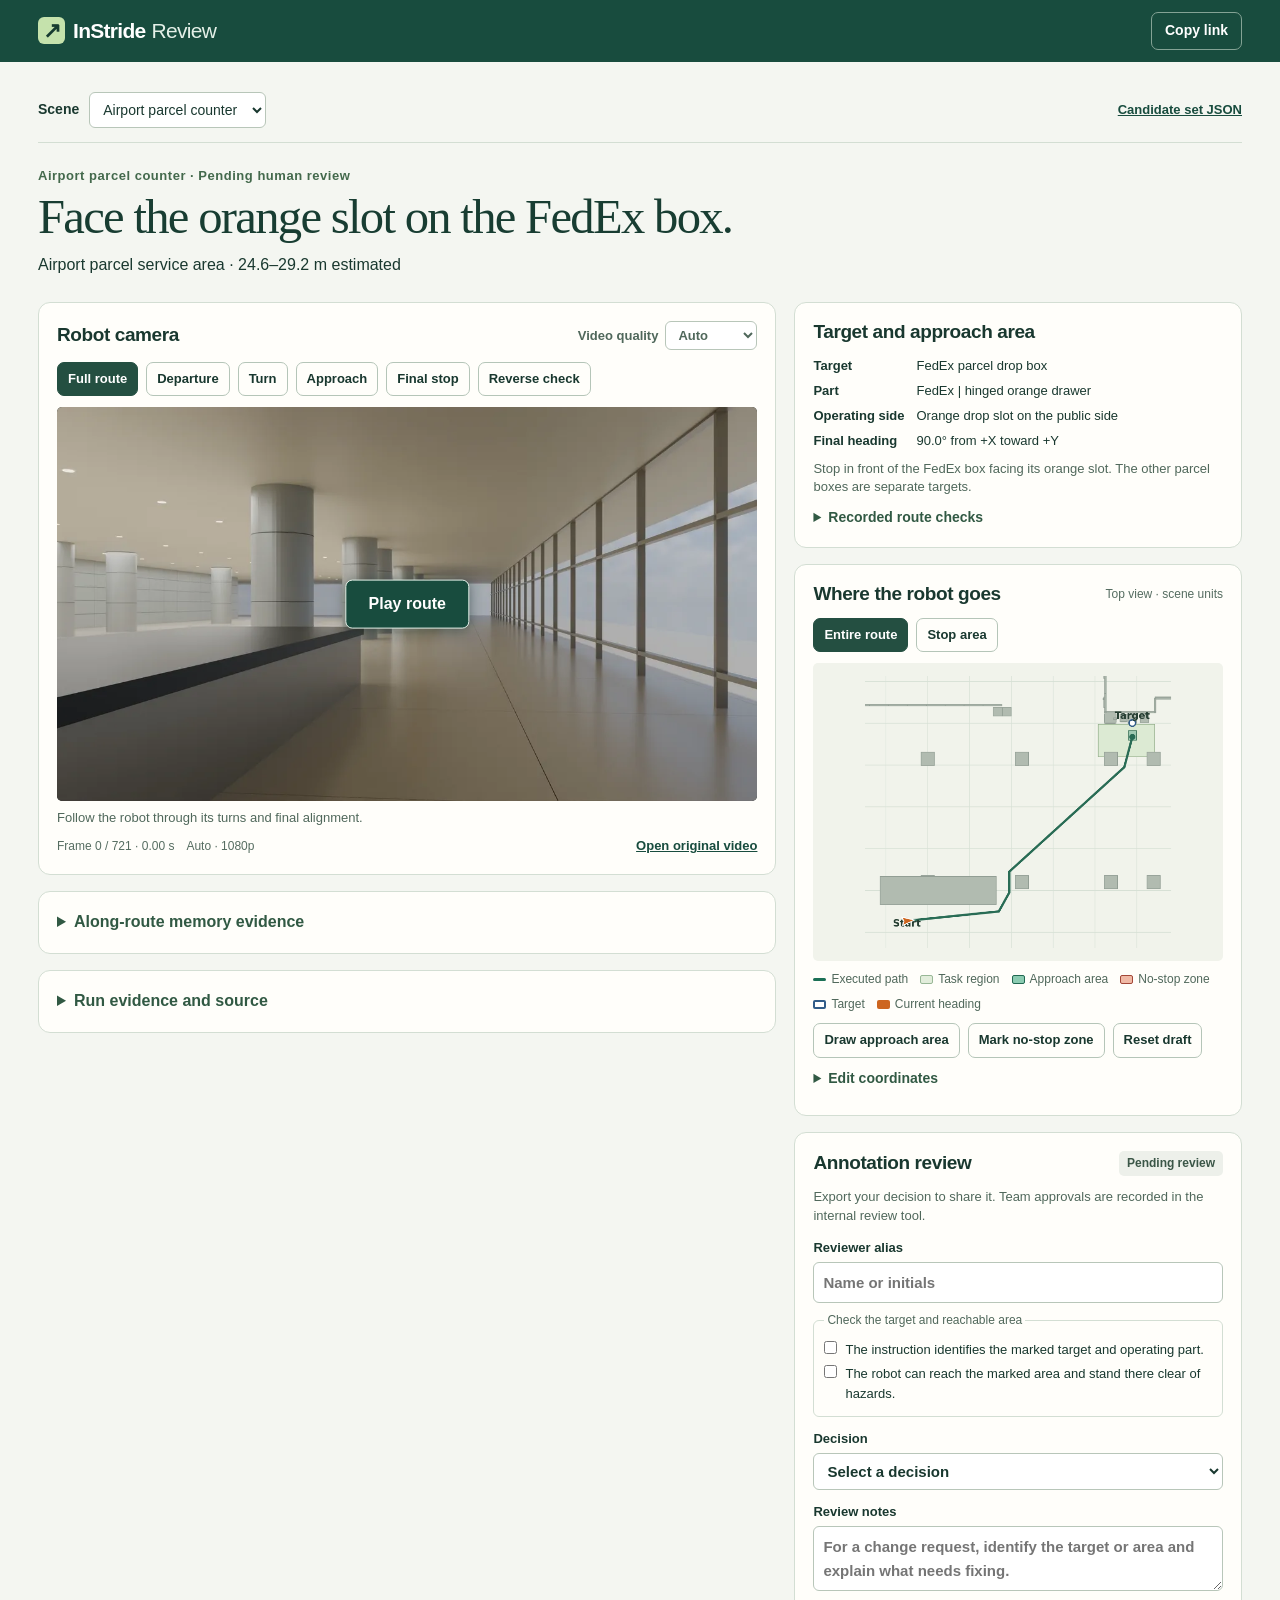
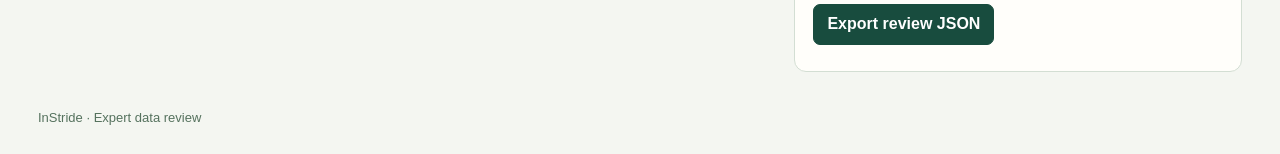
<file: index.html>
<!doctype html>
<html lang="en">
<head>
  <meta charset="utf-8">
  <meta name="viewport" content="width=device-width, initial-scale=1">
  <meta name="theme-color" content="#184c3e">
  <meta name="description" content="Review candidate navigation targets, reachable approach areas, and expert trajectory evidence.">
  <title>InStride · Expert data review</title>
  <link rel="stylesheet" href="airport.css?v=3">
  <script defer src="playback.js?v=3"></script>
  <script defer src="reviews.js?v=3"></script>
  <script defer src="airport.js?v=3"></script>
  <script defer src="share.js?v=3"></script>
</head>
<body>
  <header>
    <div class="bar">
      <a class="brand" href="./"><span class="mark" aria-hidden="true">↗</span> InStride <span>Review</span></a>
      <button id="copy" type="button">Copy link</button>
    </div>
  </header>
  <main>
    <nav class="case-nav" aria-label="Review queue">
      <div class="case-toolbar">
        <label for="case-select">Scene</label>
        <select id="case-select" disabled></select>
        <a href="evaluation-candidates.json">Candidate set JSON</a>
      </div>
    </nav>
    <div class="heading">
      <p id="case-status" class="eyebrow" aria-live="polite"></p>
      <h1>Expert data review</h1>
      <p id="case-summary"></p>
      <p id="case-error" class="footnote" role="status" hidden></p>
    </div>
    <div class="layout" id="case-content" hidden>
      <div class="primary-col">
        <section class="panel evidence">
          <div class="section-head">
            <h2>Robot camera</h2>
            <label class="quality" for="quality">Video quality
              <select id="quality">
                <option value="auto">Auto</option>
                <option value="540">540p</option>
                <option value="1080">1080p</option>
              </select>
            </label>
          </div>
          <div id="views" class="tabs" role="group" aria-label="Camera views">
            <button data-key="clip" aria-pressed="true">Full route</button>
            <button data-key="start">Departure</button>
            <button data-key="turn">Turn</button>
            <button data-key="approach">Approach</button>
            <button data-key="stop">Final stop</button>
            <button data-key="reverse">Reverse check</button>
          </div>
          <figure>
            <div class="player-shell">
              <video id="film" width="1920" height="1080" controls playsinline muted preload="none" aria-label="First-person robot route"></video>
              <img id="hero" width="1120" height="630" decoding="async" hidden alt="">
              <button class="play-route" id="start-playback" type="button">Play route</button>
            </div>
            <figcaption id="caption" aria-live="polite"></figcaption>
          </figure>
          <div class="file-row">
            <span id="clock" class="mode"></span>
            <span id="mode" class="mode"></span>
            <a id="original" target="_blank" rel="noopener">Open original video</a>
          </div>
        </section>
        <details class="panel" id="memory" hidden>
          <summary>Along-route memory evidence</summary>
          <p class="question">Which machine did the robot see earlier, outside the final view?</p>
          <div class="pair">
            <figure><a id="earlier-link" target="_blank" rel="noopener"><img id="earlier-image" width="1120" height="630" loading="lazy" decoding="async" alt="Earlier view with the turquoise lottery machine"></a><figcaption id="earlier"></figcaption></figure>
            <figure><a id="later-link" target="_blank" rel="noopener"><img id="later-image" width="1120" height="630" loading="lazy" decoding="async" alt="Final view facing the orange FedEx slot"></a><figcaption id="later"></figcaption></figure>
          </div>
          <details><summary>Show the reference answer</summary><p>The turquoise lottery machine.</p></details>
        </details>
        <details class="panel methods" id="run-evidence">
          <summary>Run evidence and source</summary>
          <p id="checks"></p>
          <p id="renderInfo"></p>
          <p id="render-source"></p>
          <dl class="source-ids">
            <dt>Scene ID</dt><dd id="scene-id"></dd>
            <dt>Route ID</dt><dd id="route-id"></dd>
            <dt>Evidence revision</dt><dd id="source-revision"></dd>
          </dl>
          <p><a id="poses-link">Executed poses and actions</a> · <a id="audit-link">Floor and visibility checks</a> · <a id="receipt-link">Render receipt</a></p>
          <p>Scenes reconstructed from DL3DV. <a href="https://huggingface.co/datasets/DL3DV/DL3DV-GS-960P" rel="noreferrer">Source collection</a> · <a href="https://github.com/DL3DV-10K/Dataset/blob/main/License.md" rel="noreferrer">Source terms</a></p>
        </details>
      </div>
      <aside class="secondary-col">
        <section class="panel stop-criteria">
          <h2>Target and approach area</h2>
          <dl>
            <dt>Target</dt><dd id="target-label"></dd>
            <dt>Part</dt><dd id="target-part"></dd>
            <dt>Operating side</dt><dd id="target-side"></dd>
            <dt>Final heading</dt><dd id="final-heading"></dd>
            <dt id="final-pitch-label" hidden>Camera pitch</dt><dd id="final-pitch" hidden></dd>
          </dl>
          <p class="footnote" id="stop-note"></p>
          <details>
            <summary>Recorded route checks</summary>
            <p class="footnote" id="draft-score"></p>
          </details>
        </section>
        <section class="panel">
          <div class="section-head"><h2>Where the robot goes</h2><span class="mode" id="map-units">Top view</span></div>
          <div class="tabs" role="group" aria-label="Map detail">
            <button id="wide" aria-pressed="true">Entire route</button>
            <button id="close" aria-pressed="false">Stop area</button>
          </div>
          <div class="route-map">
            <canvas id="map" width="880" height="640" role="img" aria-label="Top view with the route, target, current heading, and approach area"></canvas>
            <canvas id="map-marker" width="880" height="640" aria-hidden="true"></canvas>
          </div>
          <div class="legend">
            <span><i class="route"></i>Executed path</span><span><i class="zone"></i>Task region</span>
            <span><i class="area"></i>Approach area</span><span><i class="hazard"></i>No-stop zone</span>
            <span><i class="target"></i>Target</span><span><i class="heading-marker"></i>Current heading</span>
          </div>
          <div class="review-tools">
            <button id="pick" aria-pressed="false">Draw approach area</button>
            <button id="block" aria-pressed="false">Mark no-stop zone</button>
            <button id="restore">Reset draft</button>
          </div>
          <details>
            <summary>Edit coordinates</summary>
            <div class="coords">
              <label>Min X<input id="x0" type="number" step="any"></label><label>Min Y<input id="y0" type="number" step="any"></label>
              <label>Max X<input id="x1" type="number" step="any"></label><label>Max Y<input id="y1" type="number" step="any"></label>
            </div>
            <button id="apply">Preview area</button>
          </details>
          <p id="mapStatus" class="footnote" role="status"></p>
        </section>
        <section class="panel">
          <div class="section-head"><h2>Annotation review</h2><span id="review-state" class="review-state" role="status">Pending review</span></div>
          <p id="review-scope" class="footnote"></p>
          <form id="review-form">
            <label>Reviewer alias<input id="who" placeholder="Name or initials" maxlength="40" autocomplete="off"></label>
            <fieldset class="review-checks">
              <legend>Check the target and reachable area</legend>
              <label><input id="verify-target" type="checkbox">The instruction identifies the marked target and operating part.</label>
              <label><input id="verify-area" type="checkbox">The robot can reach the marked area and stand there clear of hazards.</label>
            </fieldset>
            <label>Decision
              <select id="decision">
                <option value="">Select a decision</option>
                <option value="approve">Approve</option>
                <option value="request_changes">Request changes</option>
              </select>
            </label>
            <label>Review notes<textarea id="note" rows="2" maxlength="2000" placeholder="For a change request, identify the target or area and explain what needs fixing."></textarea></label>
            <button class="action" id="save" type="submit">Save review</button>
            <p id="msg" class="footnote" role="status"></p>
          </form>
          <details id="review-history" hidden><summary>Review history</summary><ol id="history"></ol></details>
        </section>
      </aside>
    </div>
  </main>
  <footer>InStride · Expert data review</footer>
  <p id="shareMsg" role="status" aria-live="polite" hidden></p>
</body>
</html>
</file>
<file: airport.css>
:root{font:16px/1.55 "Inter","Segoe UI",Arial,sans-serif;color:#19382f;background:#f4f6f1;--pine:#184c3e;--ink:#1b382e;--muted:#50685b;--edge:#d3ded3;--paper:#fffefa}
*{box-sizing:border-box}body{margin:0}a{color:var(--pine)}button,input,select,textarea{font:inherit;color:inherit}button,.bar nav a{cursor:pointer}button{border:1px solid #b5c5b8;background:#fffefa;border-radius:7px;padding:7px 13px;font-weight:600}button:hover{border-color:#457763;background:#eff4ec}button:focus-visible,a:focus-visible,summary:focus-visible,input:focus-visible,select:focus-visible,textarea:focus-visible{outline:3px solid #a65a20;outline-offset:2px}[hidden]{display:none!important}header{background:var(--pine);color:white}.bar,main,footer{max-width:1280px;margin:auto}.bar{display:flex;align-items:center;gap:34px;padding:12px 38px}.brand{display:inline-flex;align-items:center;gap:6px;font-size:21px;letter-spacing:-.7px;font-weight:750;text-decoration:none;color:white}.brand span:last-child{font-weight:400;color:#e4f0e8}.mark{margin-right:2px;color:#173b30;background:#c5e2ac;height:27px;width:27px;display:grid;place-content:center;border-radius:6px;font-size:22px}.bar nav{display:flex;gap:18px}.bar nav a{font-weight:550;color:#deeee3;text-decoration:none;padding:5px 3px;font-size:14px}.bar nav a[aria-current]{color:white;border-bottom:2px solid #c5e2ac}.bar>#copy{margin-left:auto;background:transparent;color:white;border-color:#84a395;font-size:14px;white-space:nowrap}main{padding:30px 38px 10px}.heading{max-width:860px;margin-bottom:24px}.eyebrow{font-size:13px;font-weight:700;margin:0 0 5px;color:#43694c;letter-spacing:.04em}h1,h2,p,figure{margin:0}h1{font-family:"Georgia",serif;font-weight:500;color:#183d32;font-size:clamp(32px,3.8vw,50px);line-height:1.08;letter-spacing:-1.7px;margin:5px 0 10px}.heading>p:last-child,.footnote,figcaption,.panel>p,.legend{color:var(--muted)}.layout{display:grid;grid-template-columns:minmax(0,1.65fr) minmax(295px,1fr);gap:18px}.primary-col,.secondary-col{min-width:0}.panel{background:var(--paper);border:1px solid var(--edge);border-radius:12px;padding:18px;margin-bottom:16px}.section-head,.tabs,.review-tools,.legend{display:flex;align-items:center;gap:8px;flex-wrap:wrap}.section-head{justify-content:space-between;margin-bottom:12px}h2{font-size:19px;line-height:1.2;font-weight:650;letter-spacing:-.4px}.mode{color:#566d61;font-size:12px}.tabs{margin-bottom:11px}.tabs button,.review-tools button{font-size:13px;padding:6px 10px}.tabs button[aria-pressed=true],#pick[aria-pressed=true]{background:#244f41;color:white;border-color:#244f41}.evidence img,.evidence video,.pair img,#refImage{width:100%;height:auto;display:block;border-radius:5px;background:#e6ece3}.evidence img{aspect-ratio:16/9;object-fit:contain}.evidence video{aspect-ratio:640/408}figcaption,.footnote,.legend{font-size:13px;line-height:1.45;margin-top:8px}.scores{display:flex;gap:6px;flex-wrap:wrap;margin-top:11px}.scores span{background:#edf3e8;border-radius:4px;padding:4px 8px;font-size:12px;font-weight:600}.scores span.no{background:#f6e8d9;color:#7b421c}.pair,.coords{display:grid;grid-template-columns:1fr 1fr;gap:10px}.question{font-family:Georgia,serif;font-size:21px;color:var(--ink)!important;margin:5px 0 12px}canvas{display:block;width:100%;height:auto;background:#f1f3eb;border-radius:5px}.legend{margin:10px 0;column-gap:12px;font-size:12px}.legend span{display:inline-flex;align-items:center;gap:5px}.legend i{width:13px;height:9px;border-radius:2px;display:inline-block}.legend .route{height:3px;background:#1b7055}.legend .area{background:#8bcbb1;border:1px solid #216851}.legend .zone{background:#e2eddb;border:1px solid #98b796}summary{cursor:pointer;font-weight:600;color:#315943}details:not(.panel){margin-top:10px;font-size:14px}details.panel>summary{font-size:16px}details[open]>summary{margin-bottom:8px}label{display:block;font-size:13px;font-weight:600;margin:12px 0 6px}input,textarea,select{display:block;width:100%;padding:8px 9px;margin-top:4px;background:#fff;border:1px solid #b8c6b9;border-radius:6px;font-size:15px}textarea{resize:vertical}.coords{grid-template-columns:repeat(4,minmax(0,1fr));gap:7px}.coords label{margin:2px 0 6px}.action{background:var(--pine);color:white;border-color:var(--pine);margin-top:7px}.action:hover{background:#27644f;color:white}.methods p+p{margin-top:9px}.methods p{max-width:920px}.file-label,.file-label input{margin-bottom:10px}footer{padding:10px 38px 26px;font-size:13px;color:#55725e}#shareMsg{position:fixed;bottom:12px;right:14px;margin:0;padding:12px 15px;background:#fff;border:1px solid #adc2ae;border-radius:8px;box-shadow:0 2px 14px #172d221a}
@media(max-width:780px){.bar{gap:18px;padding:10px 16px}main{padding:20px 14px 8px}.layout{grid-template-columns:1fr;gap:0}.panel{padding:14px}.heading{margin-bottom:17px}footer{padding:9px 14px 20px}}@media(max-width:510px){.bar{flex-wrap:wrap;row-gap:4px}.bar nav{order:3;flex-basis:100%}.bar nav a{padding:2px 2px}.pair{gap:7px}.mode{font-size:11px}.tabs{gap:5px}.tabs button{padding:6px 8px}h1{letter-spacing:-.8px}.coords input{padding:6px 3px}}

.film-controls{display:flex;align-items:center;gap:10px;margin-top:8px}.film-controls input{padding:0;margin:0;min-width:0;flex:1;accent-color:#244f41}.film-controls button{min-width:58px;font-size:13px}.film-controls output{font:13px/1.2 Consolas,monospace;white-space:nowrap}#chooseAirport{margin:10px 0 3px}
.evidence video{aspect-ratio:16/9;object-fit:contain;background:#202823}
.file-row{display:flex;align-items:center;justify-content:space-between;gap:10px;margin-top:8px}
.file-row a{font-size:13px;font-weight:650}
.heading{max-width:1000px}
.case-nav{border-bottom:1px solid var(--edge);margin:0 0 23px;padding-bottom:14px}
.case-toolbar{display:flex;gap:10px;align-items:center;flex-wrap:wrap}
.case-toolbar label{margin:0;font-size:14px}
.case-toolbar select{width:auto;max-width:100%;margin:0;font-size:14px}
.case-toolbar a{margin-left:auto;font-size:13px;font-weight:650}
.stop-criteria dl{display:grid;grid-template-columns:auto 1fr;gap:5px 12px;margin:12px 0 0;font-size:13px}
.stop-criteria dt{font-weight:650}
.stop-criteria dd{margin:0}
.legend .hazard{background:#f0b9a5;border:1px solid #a24738}
.review-checks{border:1px solid var(--edge);border-radius:6px;padding:6px 10px 8px;margin:8px 0 0}
.review-checks legend{padding:0 3px;font-size:12px;color:var(--muted)}
.review-checks label{display:flex;align-items:baseline;gap:8px;margin:4px 0;font-weight:500}
.review-checks input{width:auto;display:inline;margin:0;accent-color:var(--pine)}
#block[aria-pressed=true]{background:#792e22;color:white}
@media(max-width:510px){.case-toolbar a{margin-left:0}.case-nav{margin-bottom:15px}.case-toolbar select{padding:6px}}

.quality{display:flex;align-items:center;gap:7px;margin:0;color:var(--muted)}
.quality select{width:auto;margin:0;padding:5px 25px 5px 8px;font-size:13px;font-weight:600}
.player-shell,.route-map{position:relative}
.player-shell video,.player-shell img,.pair img{aspect-ratio:16/9;object-fit:contain}
.player-shell video:not([src])::-webkit-media-controls{display:none}
.play-route{position:absolute;top:50%;left:50%;transform:translate(-50%,-50%);padding:11px 22px;color:white;background:#184c3e;border-color:#e4f0e8;box-shadow:0 2px 12px #122b2480;white-space:nowrap}
.play-route:hover{background:#27644f;color:white}
.file-row{justify-content:flex-start;flex-wrap:wrap;gap:3px 12px}
.file-row a{margin-left:auto}
.route-map #map-marker{position:absolute;inset:0;background:transparent;pointer-events:none}
.legend .target{background:#fff;border:2px solid #315c88}
.legend .heading-marker{background:#cd651f}
.review-state{font-size:12px;font-weight:700;border-radius:5px;padding:3px 8px;background:#edf0ea;color:#3b5647}
.review-state[data-state=approve]{background:#dbeedc;color:#194c35}
.review-state[data-state=request_changes],.review-state[data-state=unavailable]{background:#f8e9df;color:#853e2c}
.source-ids{display:grid;grid-template-columns:auto minmax(0,1fr);gap:5px 12px;font-size:13px;margin:11px 0}
.source-ids dd{margin:0;overflow-wrap:anywhere}
.source-ids dt{font-weight:650}
#history{padding-left:19px;overflow-wrap:anywhere}
#history li+li{margin-top:8px}
@media(max-width:390px){.section-head{row-gap:6px}.quality select{padding-right:8px}}
</file>
